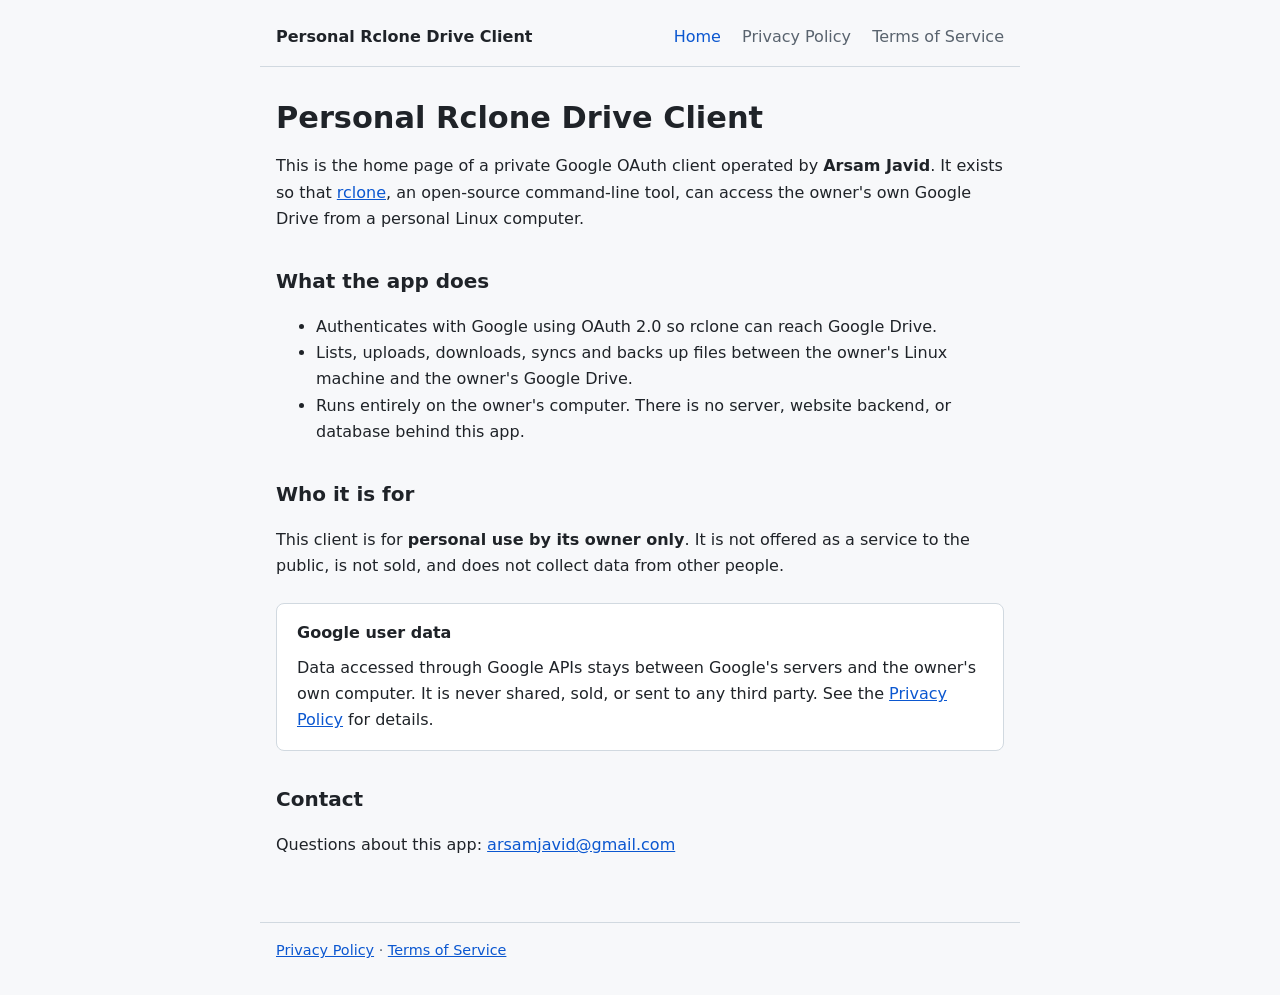
<file: index.html>
<!doctype html>
<html lang="en">
<head>
  <meta charset="utf-8">
  <meta name="viewport" content="width=device-width, initial-scale=1">
  <title>Personal Rclone Drive Client</title>
  <meta name="description" content="A private, single-user OAuth client that lets rclone on a personal Linux computer access the owner's own Google Drive.">
  <link rel="stylesheet" href="style.css">
</head>
<body>
  <header>
    <a class="brand" href="./">Personal Rclone Drive Client</a>
    <nav>
      <a href="./" aria-current="page">Home</a>
      <a href="privacy.html">Privacy Policy</a>
      <a href="terms.html">Terms of Service</a>
    </nav>
  </header>

  <main>
    <h1>Personal Rclone Drive Client</h1>
    <p>
      This is the home page of a private Google OAuth client operated by
      <strong>Arsam Javid</strong>. It exists so that
      <a href="https://rclone.org/">rclone</a>, an open-source command-line
      tool, can access the owner's own Google Drive from a personal Linux
      computer.
    </p>

    <h2>What the app does</h2>
    <ul>
      <li>Authenticates with Google using OAuth 2.0 so rclone can reach Google Drive.</li>
      <li>Lists, uploads, downloads, syncs and backs up files between the owner's Linux machine and the owner's Google Drive.</li>
      <li>Runs entirely on the owner's computer. There is no server, website backend, or database behind this app.</li>
    </ul>

    <h2>Who it is for</h2>
    <p>
      This client is for <strong>personal use by its owner only</strong>. It is
      not offered as a service to the public, is not sold, and does not
      collect data from other people.
    </p>

    <div class="card">
      <strong>Google user data</strong>
      <p style="margin:8px 0 0">
        Data accessed through Google APIs stays between Google's servers and the
        owner's own computer. It is never shared, sold, or sent to any third
        party. See the <a href="privacy.html">Privacy Policy</a> for details.
      </p>
    </div>

    <h2>Contact</h2>
    <p>Questions about this app: <a href="mailto:arsamjavid@gmail.com">arsamjavid@gmail.com</a></p>
  </main>

  <footer>
    <a href="privacy.html">Privacy Policy</a> · <a href="terms.html">Terms of Service</a>
  </footer>
</body>
</html>
</file>
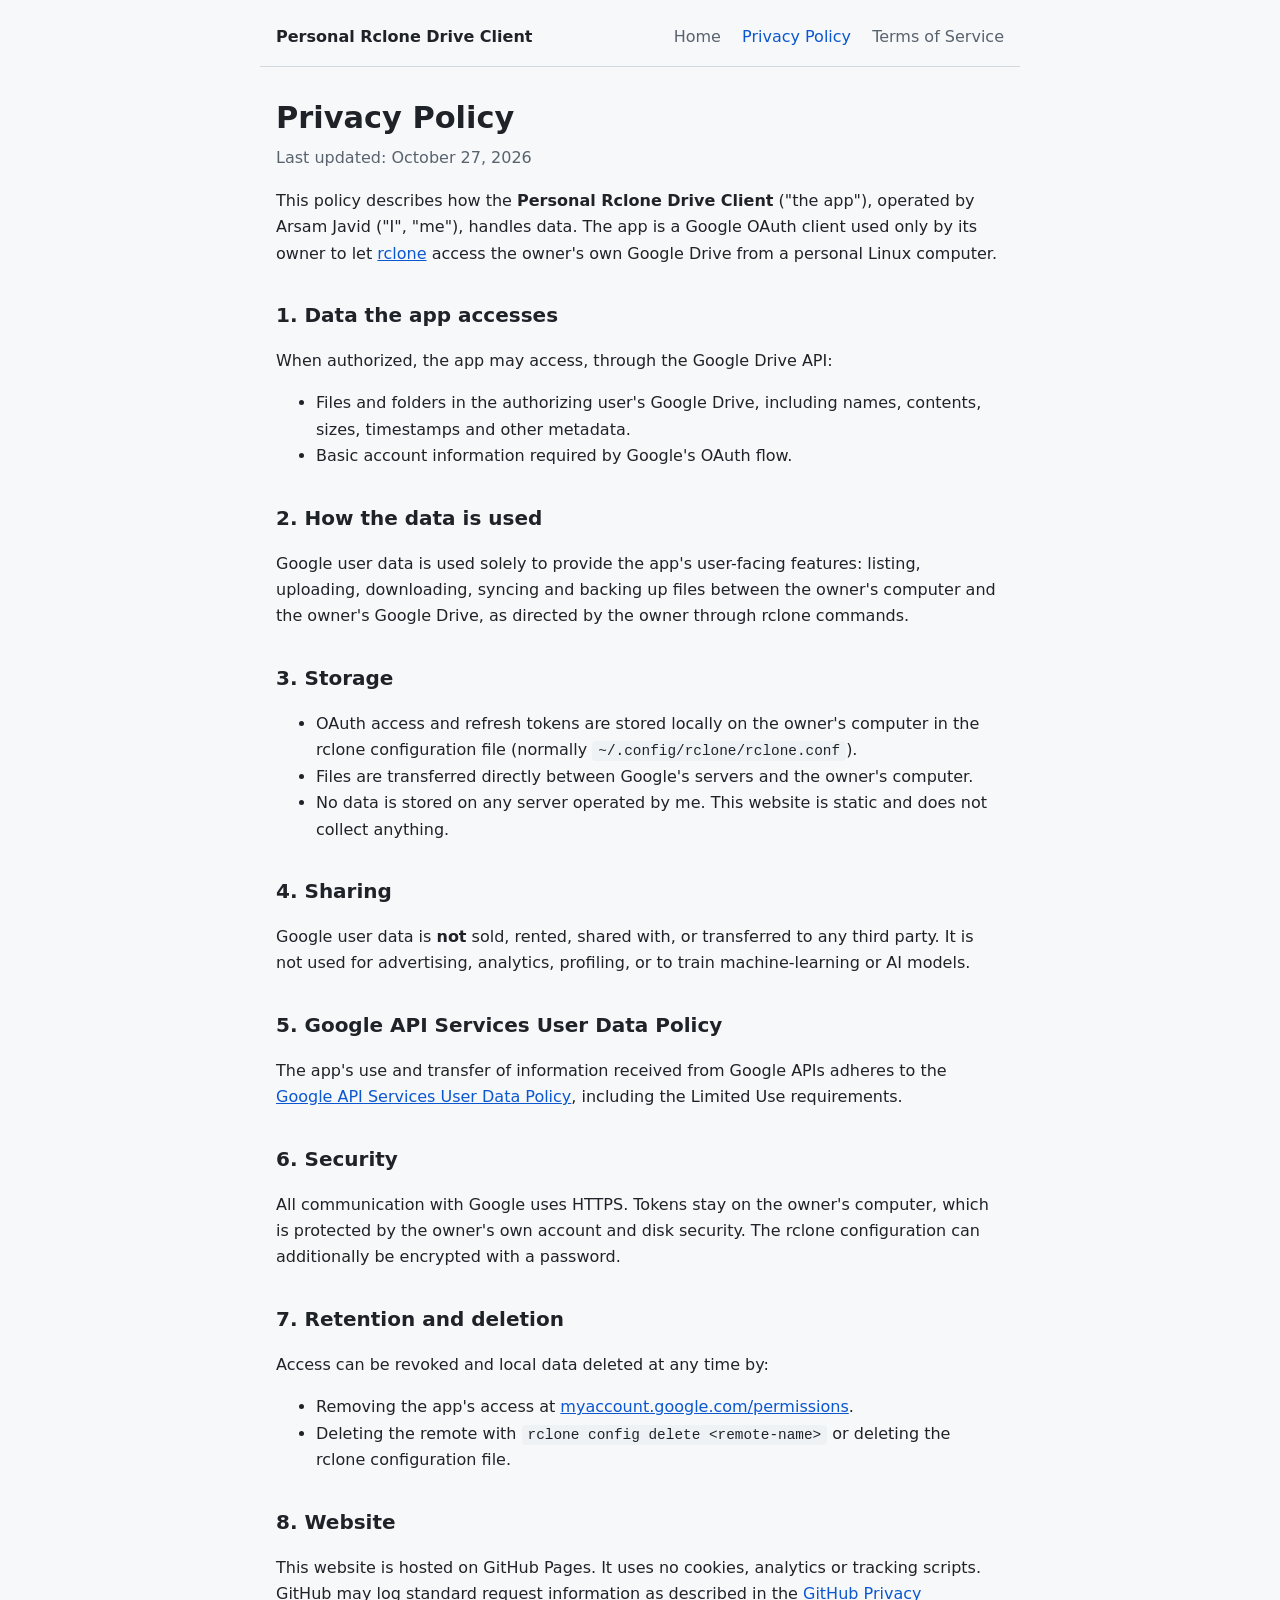
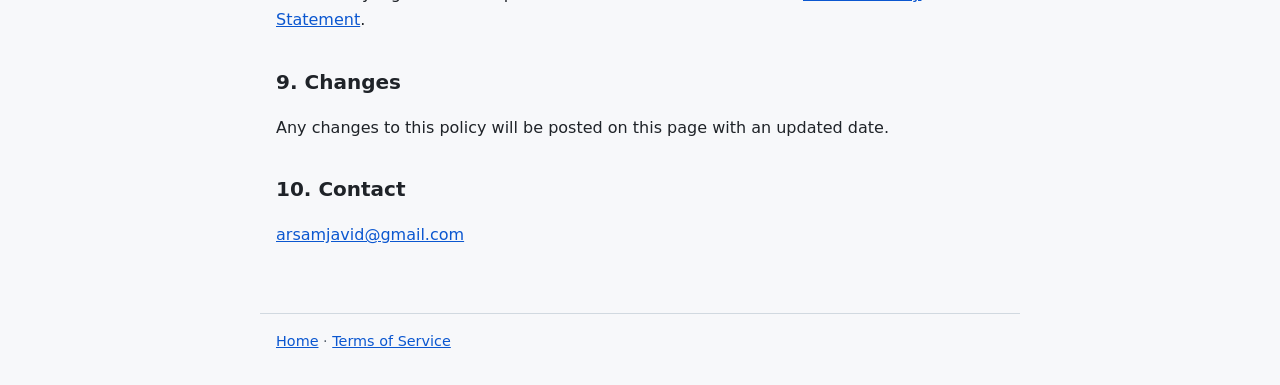
<file: privacy.html>
<!doctype html>
<html lang="en">
<head>
  <meta charset="utf-8">
  <meta name="viewport" content="width=device-width, initial-scale=1">
  <title>Privacy Policy · Personal Rclone Drive Client</title>
  <meta name="description" content="Privacy policy for the Personal Rclone Drive Client, a single-user Google Drive OAuth client used with rclone.">
  <link rel="stylesheet" href="style.css">
</head>
<body>
  <header>
    <a class="brand" href="./">Personal Rclone Drive Client</a>
    <nav>
      <a href="./">Home</a>
      <a href="privacy.html" aria-current="page">Privacy Policy</a>
      <a href="terms.html">Terms of Service</a>
    </nav>
  </header>

  <main>
    <h1>Privacy Policy</h1>
    <p class="updated">Last updated: October 27, 2026</p>

    <p>
      This policy describes how the <strong>Personal Rclone Drive Client</strong>
      ("the app"), operated by Arsam Javid ("I", "me"), handles data. The app is a
      Google OAuth client used only by its owner to let
      <a href="https://rclone.org/">rclone</a> access the owner's own Google
      Drive from a personal Linux computer.
    </p>

    <h2>1. Data the app accesses</h2>
    <p>When authorized, the app may access, through the Google Drive API:</p>
    <ul>
      <li>Files and folders in the authorizing user's Google Drive, including names, contents, sizes, timestamps and other metadata.</li>
      <li>Basic account information required by Google's OAuth flow.</li>
    </ul>

    <h2>2. How the data is used</h2>
    <p>
      Google user data is used solely to provide the app's user-facing
      features: listing, uploading, downloading, syncing and backing up files
      between the owner's computer and the owner's Google Drive, as directed
      by the owner through rclone commands.
    </p>

    <h2>3. Storage</h2>
    <ul>
      <li>OAuth access and refresh tokens are stored locally on the owner's computer in the rclone configuration file (normally <code>~/.config/rclone/rclone.conf</code>).</li>
      <li>Files are transferred directly between Google's servers and the owner's computer.</li>
      <li>No data is stored on any server operated by me. This website is static and does not collect anything.</li>
    </ul>

    <h2>4. Sharing</h2>
    <p>
      Google user data is <strong>not</strong> sold, rented, shared with, or
      transferred to any third party. It is not used for advertising,
      analytics, profiling, or to train machine-learning or AI models.
    </p>

    <h2>5. Google API Services User Data Policy</h2>
    <p>
      The app's use and transfer of information received from Google APIs
      adheres to the
      <a href="https://developers.google.com/terms/api-services-user-data-policy">Google API Services User Data Policy</a>,
      including the Limited Use requirements.
    </p>

    <h2>6. Security</h2>
    <p>
      All communication with Google uses HTTPS. Tokens stay on the owner's
      computer, which is protected by the owner's own account and disk
      security. The rclone configuration can additionally be encrypted with
      a password.
    </p>

    <h2>7. Retention and deletion</h2>
    <p>Access can be revoked and local data deleted at any time by:</p>
    <ul>
      <li>Removing the app's access at <a href="https://myaccount.google.com/permissions">myaccount.google.com/permissions</a>.</li>
      <li>Deleting the remote with <code>rclone config delete &lt;remote-name&gt;</code> or deleting the rclone configuration file.</li>
    </ul>

    <h2>8. Website</h2>
    <p>
      This website is hosted on GitHub Pages. It uses no cookies, analytics or
      tracking scripts. GitHub may log standard request information as
      described in the
      <a href="https://docs.github.com/en/site-policy/privacy-policies/github-general-privacy-statement">GitHub Privacy Statement</a>.
    </p>

    <h2>9. Changes</h2>
    <p>Any changes to this policy will be posted on this page with an updated date.</p>

    <h2>10. Contact</h2>
    <p><a href="mailto:arsamjavid@gmail.com">arsamjavid@gmail.com</a></p>
  </main>

  <footer>
    <a href="./">Home</a> · <a href="terms.html">Terms of Service</a>
  </footer>
</body>
</html>
</file>
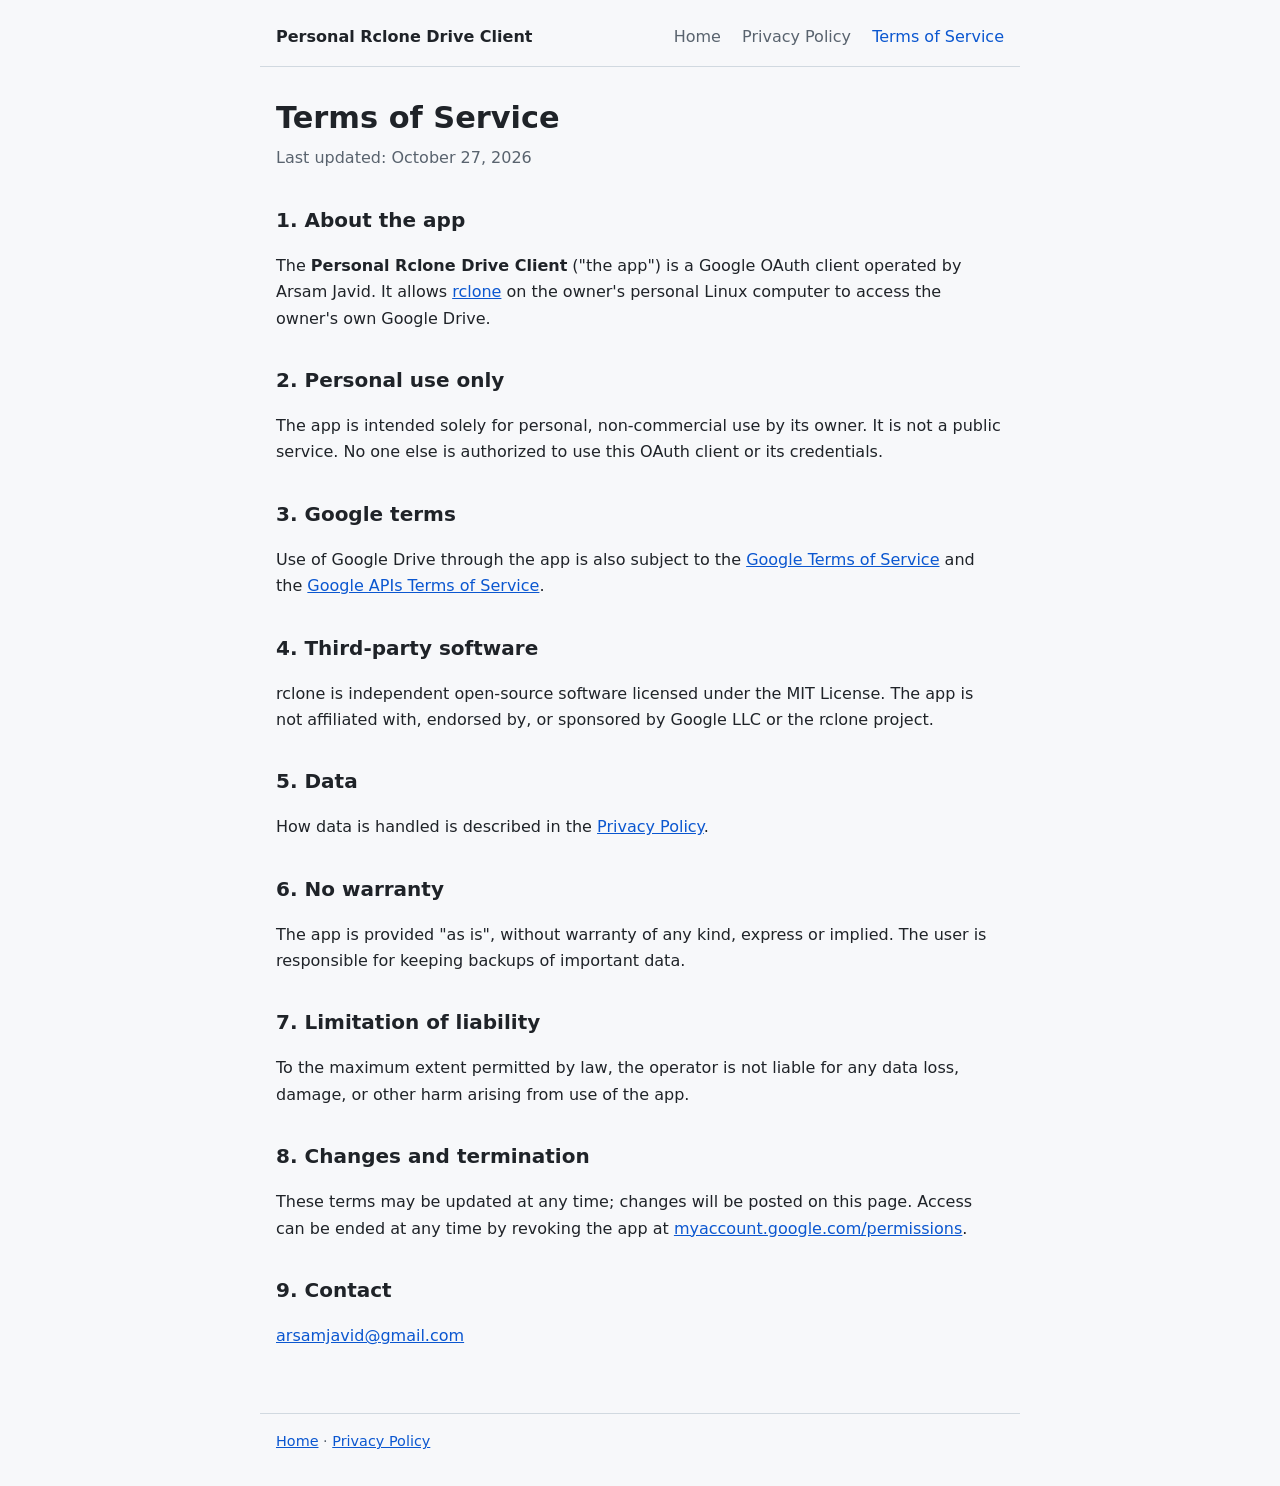
<file: terms.html>
<!doctype html>
<html lang="en">
<head>
  <meta charset="utf-8">
  <meta name="viewport" content="width=device-width, initial-scale=1">
  <title>Terms of Service · Personal Rclone Drive Client</title>
  <meta name="description" content="Terms of service for the Personal Rclone Drive Client, a single-user Google Drive OAuth client used with rclone.">
  <link rel="stylesheet" href="style.css">
</head>
<body>
  <header>
    <a class="brand" href="./">Personal Rclone Drive Client</a>
    <nav>
      <a href="./">Home</a>
      <a href="privacy.html">Privacy Policy</a>
      <a href="terms.html" aria-current="page">Terms of Service</a>
    </nav>
  </header>

  <main>
    <h1>Terms of Service</h1>
    <p class="updated">Last updated: October 27, 2026</p>

    <h2>1. About the app</h2>
    <p>
      The <strong>Personal Rclone Drive Client</strong> ("the app") is a Google
      OAuth client operated by Arsam Javid. It allows
      <a href="https://rclone.org/">rclone</a> on the owner's personal Linux
      computer to access the owner's own Google Drive.
    </p>

    <h2>2. Personal use only</h2>
    <p>
      The app is intended solely for personal, non-commercial use by its owner.
      It is not a public service. No one else is authorized to use this OAuth
      client or its credentials.
    </p>

    <h2>3. Google terms</h2>
    <p>
      Use of Google Drive through the app is also subject to the
      <a href="https://policies.google.com/terms">Google Terms of Service</a>
      and the
      <a href="https://developers.google.com/terms">Google APIs Terms of Service</a>.
    </p>

    <h2>4. Third-party software</h2>
    <p>
      rclone is independent open-source software licensed under the MIT
      License. The app is not affiliated with, endorsed by, or sponsored by
      Google LLC or the rclone project.
    </p>

    <h2>5. Data</h2>
    <p>
      How data is handled is described in the
      <a href="privacy.html">Privacy Policy</a>.
    </p>

    <h2>6. No warranty</h2>
    <p>
      The app is provided "as is", without warranty of any kind, express or
      implied. The user is responsible for keeping backups of important data.
    </p>

    <h2>7. Limitation of liability</h2>
    <p>
      To the maximum extent permitted by law, the operator is not liable for
      any data loss, damage, or other harm arising from use of the app.
    </p>

    <h2>8. Changes and termination</h2>
    <p>
      These terms may be updated at any time; changes will be posted on this
      page. Access can be ended at any time by revoking the app at
      <a href="https://myaccount.google.com/permissions">myaccount.google.com/permissions</a>.
    </p>

    <h2>9. Contact</h2>
    <p><a href="mailto:arsamjavid@gmail.com">arsamjavid@gmail.com</a></p>
  </main>

  <footer>
    <a href="./">Home</a> · <a href="privacy.html">Privacy Policy</a>
  </footer>
</body>
</html>
</file>
<file: style.css>
:root {
  --bg: #f7f8fa;
  --surface: #ffffff;
  --text: #1f2328;
  --muted: #59636e;
  --border: #d1d9e0;
  --accent: #0b57d0;
  --code-bg: #eff2f5;
}

@media (prefers-color-scheme: dark) {
  :root {
    --bg: #0d1117;
    --surface: #161b22;
    --text: #e6edf3;
    --muted: #9198a1;
    --border: #30363d;
    --accent: #6ea8fe;
    --code-bg: #21262d;
  }
}

* { box-sizing: border-box; }

body {
  margin: 0;
  background: var(--bg);
  color: var(--text);
  font: 16px/1.65 system-ui, -apple-system, "Segoe UI", Roboto, Ubuntu, sans-serif;
}

header, main, footer {
  max-width: 760px;
  margin: 0 auto;
  padding: 0 16px;
}

header {
  display: flex;
  flex-wrap: wrap;
  align-items: center;
  justify-content: space-between;
  gap: 8px 24px;
  padding-top: 24px;
  padding-bottom: 16px;
  border-bottom: 1px solid var(--border);
}

.brand {
  font-weight: 700;
  color: var(--text);
  text-decoration: none;
}

nav a {
  margin-left: 16px;
  color: var(--muted);
  text-decoration: none;
}
nav a:first-child { margin-left: 0; }
nav a:hover, nav a[aria-current="page"] { color: var(--accent); }

main {
  padding-top: 32px;
  padding-bottom: 48px;
}

h1 { font-size: 1.9rem; line-height: 1.25; margin: 0 0 8px; }
h2 { font-size: 1.25rem; margin: 32px 0 8px; }

.updated { color: var(--muted); margin-top: 0; }

a { color: var(--accent); }

.card {
  background: var(--surface);
  border: 1px solid var(--border);
  border-radius: 8px;
  padding: 16px 20px;
  margin: 24px 0;
}

code {
  background: var(--code-bg);
  padding: 2px 6px;
  border-radius: 4px;
  font-size: 0.9em;
  word-break: break-word;
}

footer {
  padding-top: 16px;
  padding-bottom: 32px;
  border-top: 1px solid var(--border);
  color: var(--muted);
  font-size: 0.9rem;
}
</file>
